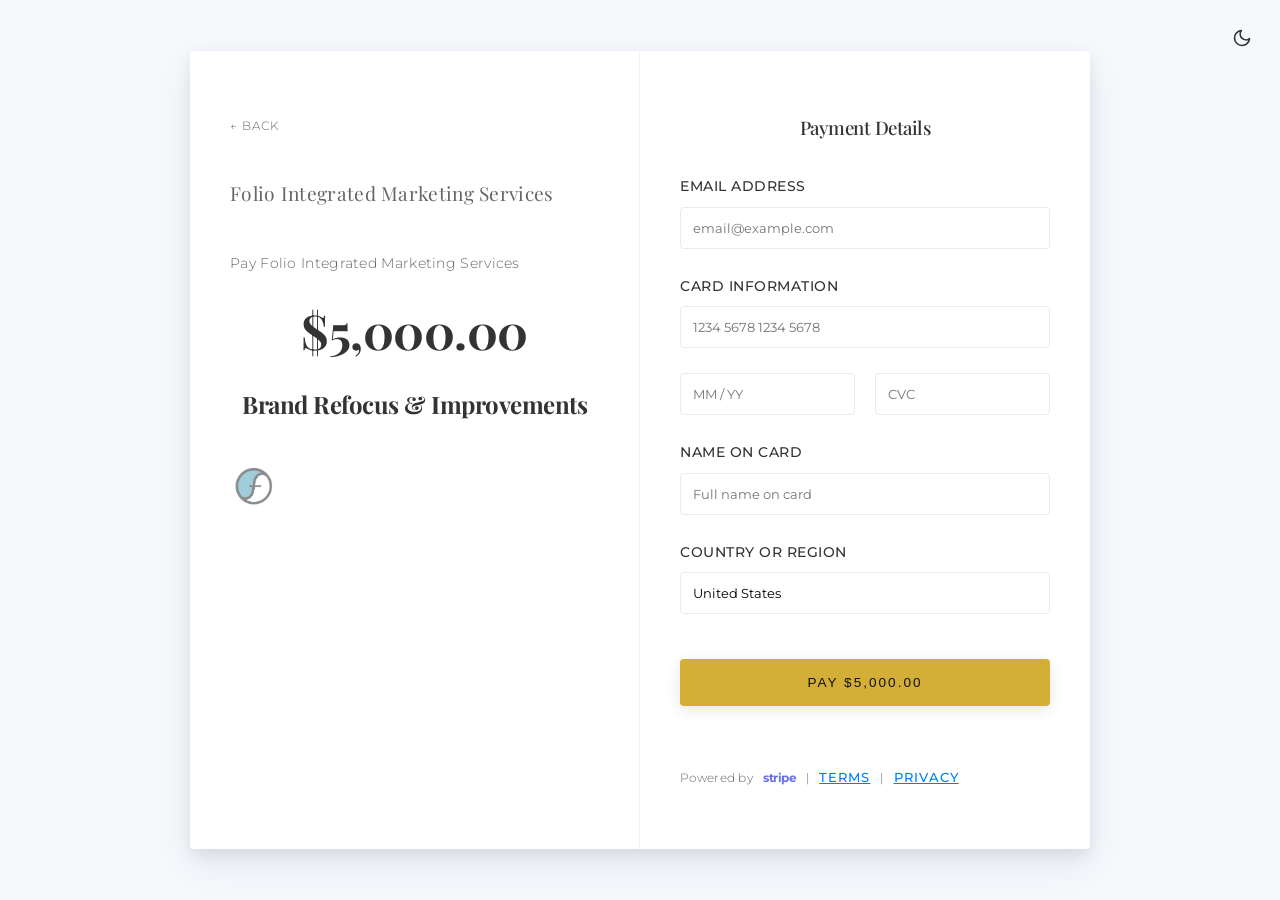
<file: checkout.html>
<!DOCTYPE html>
<html lang="en">

<head>
    <meta charset="UTF-8">
    <meta name="viewport" content="width=device-width, initial-scale=1.0">
    <title>Checkout | Folio Integrated Marketing Services</title>
    <link rel="preconnect" href="https://fonts.googleapis.com">
    <link rel="preconnect" href="https://fonts.gstatic.com" crossorigin>
    <link
        href="https://fonts.googleapis.com/css2?family=Montserrat:wght@300;400;500&family=Playfair+Display:ital,wght@0,400;0,700;1,400&display=swap"
        rel="stylesheet">
    <link rel="stylesheet" href="styles.css">
    <link rel="icon" type="image/png" href="folio-main-image-removebg-preview.png">
    <style>
        body {
            background-color: #f6f9fc;
            /* Stripe-style background accent */
            display: flex;
            align-items: center;
            justify-content: center;
            min-height: 100vh;
            margin: 0;
            text-align: left;
        }

        [data-theme="dark"] body {
            background-color: #1a1a1a;
        }

        .checkout-container {
            background: var(--bg-card);
            max-width: 900px;
            width: 95%;
            display: grid;
            grid-template-columns: 1fr 1fr;
            border-radius: var(--radius);
            box-shadow: 0 15px 35px rgba(50, 50, 93, .1), 0 5px 15px rgba(0, 0, 0, .07);
            overflow: hidden;
        }

        @media (max-width: 768px) {
            .checkout-container {
                grid-template-columns: 1fr;
            }
        }

        .order-summary {
            background: #fff;
            padding: 60px 40px;
            border-right: 1px solid #f1f4f8;
        }

        [data-theme="dark"] .order-summary {
            background: #2c2c2e;
            border-right: 1px solid #3a3a3c;
        }

        .payment-info {
            padding: 60px 40px;
        }

        .back-link {
            display: inline-block;
            margin-bottom: 40px;
            font-size: 0.75rem;
            text-transform: uppercase;
            letter-spacing: 1px;
            color: var(--text-muted);
            cursor: pointer;
        }

        .brand-name {
            font-family: var(--font-heading);
            font-size: 1.2rem;
            margin-bottom: 40px;
            color: var(--text-muted);
        }

        .price-display {
            font-size: 3rem;
            font-weight: 700;
            margin: 10px 0;
            color: var(--text-main);
        }

        .item-name {
            font-family: var(--font-heading);
            font-size: 1.5rem;
            margin-top: 0;
        }

        label {
            display: block;
            font-size: 0.85rem;
            font-weight: 500;
            margin-bottom: 8px;
            color: var(--text-main);
            text-transform: uppercase;
            letter-spacing: 0.5px;
        }

        input {
            width: 100%;
            padding: 12px;
            margin-bottom: 25px;
            border: 1px solid #e6ebf1;
            border-radius: 4px;
            background: #fff;
            transition: all 0.2s;
            font-family: var(--font-body);
        }

        [data-theme="dark"] input {
            background: #1c1c1e;
            border-color: #3a3a3c;
            color: #fff;
        }

        input:focus {
            border-color: var(--primary-blue);
            box-shadow: 0 0 0 1px var(--primary-blue);
            outline: none;
        }

        .stripe-footer {
            margin-top: 40px;
            font-size: 0.75rem;
            display: flex;
            align-items: center;
            gap: 10px;
            color: var(--text-muted);
        }

        .stripe-logo {
            font-weight: 700;
            letter-spacing: -0.5px;
            color: #6772e5;
        }

        /* Luxury Modal Styling */
        .modal-overlay {
            position: fixed;
            top: 0;
            left: 0;
            width: 100%;
            height: 100%;
            background: rgba(0, 0, 0, 0.4);
            backdrop-filter: blur(5px);
            display: none;
            justify-content: center;
            align-items: center;
            z-index: 2000;
            opacity: 0;
            transition: opacity 0.3s ease;
        }

        .modal-overlay.active {
            display: flex;
            opacity: 1;
        }

        .modal-content {
            background: var(--bg-card);
            padding: 40px;
            max-width: 600px;
            width: 90%;
            border-radius: var(--radius);
            box-shadow: 0 20px 40px rgba(0, 0, 0, 0.2);
            position: relative;
            max-height: 80vh;
            overflow-y: auto;
        }

        .modal-close {
            position: absolute;
            top: 20px;
            right: 20px;
            cursor: pointer;
            font-size: 1.5rem;
            color: var(--text-muted);
        }

        .modal-body h2 {
            font-family: var(--font-heading);
            margin-bottom: 20px;
        }

        .modal-body p {
            font-size: 0.9rem;
            line-height: 1.8;
            color: var(--text-muted);
            margin-bottom: 15px;
        }

        .stripe-footer a {
            cursor: pointer;
            text-decoration: underline;
        }

        /* Top-Corner Theme Toggle */
        #theme-toggle {
            position: fixed;
            top: 20px;
            right: 20px;
            background: transparent;
            border: none;
            color: var(--text-main);
            cursor: pointer;
            display: flex;
            align-items: center;
            justify-content: center;
            padding: 8px;
            border-radius: 50%;
            transition: all 0.3s;
            z-index: 1000;
        }

        #theme-toggle:hover {
            background-color: rgba(0, 0, 0, 0.05);
            color: var(--primary-blue);
        }

        [data-theme="dark"] #theme-toggle:hover {
            background-color: rgba(255, 255, 255, 0.1);
        }
    </style>
</head>

<body>
    <button id="theme-toggle" aria-label="Toggle Dark Mode">
        <svg xmlns="http://www.w3.org/2000/svg" width="20" height="20" viewBox="0 0 24 24" fill="none"
            stroke="currentColor" stroke-width="2" stroke-linecap="round" stroke-linejoin="round" class="theme-icon">
            <path d="M21 12.79A9 9 0 1 1 11.21 3 7 7 0 0 0 21 12.79z"></path>
        </svg>
    </button>
    <div class="checkout-container">
        <!-- Left Side: Summary -->
        <div class="order-summary">
            <div class="back-link" onclick="window.history.back()">&larr; Back</div>
            <div class="brand-name">Folio Integrated Marketing Services</div>
            <p style="color: var(--text-muted); font-size: 0.9rem; margin: 0;">Pay Folio Integrated Marketing Services
            </p>
            <h1 class="price-display">$5,000.00</h1>
            <h2 class="item-name">Brand Refocus & Improvements</h2>
            <div style="margin-top: 40px;">
                <img src="folio-main-image-removebg-preview.png" style="height: 40px; opacity: 0.5;">
            </div>
        </div>

        <!-- Right Side: Interaction -->
        <div class="payment-info">
            <h3 style="margin-top: 0; margin-bottom: 30px; font-weight: 500;">Payment Details</h3>
            <form
                onsubmit="event.preventDefault(); alert('This is a simulation. In a real environment, this would securely process via Stripe.');">
                <label for="email">Email address</label>
                <input type="email" id="email" placeholder="email@example.com" required>

                <label>Card information</label>
                <input type="text" placeholder="1234 5678 1234 5678" required>
                <div style="display: grid; grid-template-columns: 1fr 1fr; gap: 20px;">
                    <input type="text" placeholder="MM / YY" required>
                    <input type="text" placeholder="CVC" required>
                </div>

                <label for="name">Name on card</label>
                <input type="text" id="name" placeholder="Full name on card" required>

                <label for="country">Country or region</label>
                <input type="text" id="country" value="United States" required>

                <button type="submit" class="cta-button" style="width: 100%; margin: 20px 0;">Pay $5,000.00</button>
            </form>

            <div class="stripe-footer">
                Powered by <span class="stripe-logo">stripe</span> |
                <a onclick="showModal('terms')">Terms</a> |
                <a onclick="showModal('privacy')">Privacy</a>
            </div>
        </div>
    </div>

    <!-- Modal Structure -->
    <div id="modal-overlay" class="modal-overlay" onclick="closeModal(event)">
        <div class="modal-content" onclick="event.stopPropagation()">
            <span class="modal-close" onclick="closeModal()">&times;</span>
            <div id="modal-body" class="modal-body">
                <!-- Content injected via JS -->
            </div>
        </div>
    </div>

    <script>
        const content = {
            terms: {
                title: "Terms of Service",
                body: `
                    <p>Welcome to Folio Integrated Marketing Services. By engaging with our private office, you agree to the following exclusive terms:</p>
                    <p><strong>1. Retainer & Engagement:</strong> All premium strategy services require a 50% non-refundable retainer before project commencement.</p>
                    <p><strong>2. Confidentiality:</strong> As a boutique firm, we maintain strict non-disclosure of all client identities and proprietary marketing data.</p>
                    <p><strong>3. Intellectual Property:</strong> Upon final payment, all creative assets and strategic frameworks become the sole property of the client.</p>
                    <p><strong>4. Revisions:</strong> High-net-worth engagements include unlimited conceptual revisions within the first 30 days of project launch.</p>
                `
            },
            privacy: {
                title: "Privacy Policy",
                body: `
                    <p>Your privacy is our highest priority at Folio. We operate a "Zero-Leak" data policy.</p>
                    <p><strong>Data Collection:</strong> We only collect information essential for strategic marketing execution and secure financial transactions.</p>
                    <p><strong>Storage:</strong> All sensitive client data is stored on encrypted, offline-accessible servers to prevent digital intrusion.</p>
                    <p><strong>Third Parties:</strong> We never sell, trade, or share client information with outside vendors without explicit, written consent from the account holder.</p>
                    <p><strong>Security:</strong> All transactions are processed through end-to-end encrypted tunnels via Stripe PCI-compliant infrastructure.</p>
                `
            }
        };

        function showModal(type) {
            const modal = document.getElementById('modal-overlay');
            const body = document.getElementById('modal-body');

            body.innerHTML = `<h2>${content[type].title}</h2>${content[type].body}`;
            modal.style.display = 'flex';
            setTimeout(() => modal.classList.add('active'), 10);
        }

        function closeModal(event) {
            const modal = document.getElementById('modal-overlay');
            modal.classList.remove('active');
            setTimeout(() => modal.style.display = 'none', 300);
        }
    </script>
    <script src="script.js"></script>
</body>

</html>
</file>
<file: styles.css>
/* General Styles */
:root {
    /* Sailboat Theme Palette */
    --primary-blue: #007aff;
    /* Nautical Blue */
    --secondary-teal: #008080;
    /* Teal */
    --accent-gold: #D4AF37;
    /* Gold */
    --bg-body: #f5f5f7;
    /* Off-white */
    --bg-card: #ffffff;
    --text-main: #333333;
    --text-muted: #666666;
    --text-light: #ffffff;

    --font-heading: 'Playfair Display', serif;
    --font-body: 'Montserrat', sans-serif;
    --shadow-soft: 0 4px 20px rgba(0, 0, 0, 0.03);
    --radius: 4px;
    /* Sharper edges for luxury feel */
}

[data-theme="dark"] {
    --primary-blue: #0a84ff;
    --secondary-teal: #4db6ac;
    --accent-gold: #ffd700;
    --bg-body: #1c1c1e;
    --bg-card: #2c2c2e;
    --text-main: #f5f5f7;
    --text-muted: #a1a1a6;
    --shadow-soft: 0 4px 12px rgba(0, 0, 0, 0.3);
}

* {
    box-sizing: border-box;
}

body {
    font-family: var(--font-body);
    font-weight: 300;
    /* Lighter weight for premium feel */
    margin: 0;
    padding: 0;
    color: var(--text-main);
    background-color: var(--bg-body);
    transition: background-color 0.3s, color 0.3s;
    line-height: 1.8;
    /* Increased breathing room */
    text-align: center;
    overflow-x: hidden;
    letter-spacing: 0.3px;
}

h1,
h2,
h3,
h4 {
    font-family: var(--font-heading);
    margin: 0;
    font-weight: 700;
    color: var(--text-main);
    text-align: center;
    letter-spacing: -0.5px;
    /* Tight serif kerning for elegant headers */
}

a {
    text-decoration: none;
    color: var(--primary-blue);
    transition: all 0.3s;
    letter-spacing: 1px;
    text-transform: uppercase;
    font-size: 0.8rem;
    font-weight: 500;
}

a:hover {
    color: var(--secondary-teal);
    text-decoration: none;
}

/* Header */
header {
    display: flex;
    justify-content: space-between;
    align-items: center;
    padding: 15px 40px;
    background-color: var(--bg-card);
    box-shadow: var(--shadow-soft);
    position: sticky;
    top: 0;
    z-index: 1000;
    transition: background-color 0.3s;
}

header .logo img {
    height: 50px;
    display: block;
}

header nav ul li a:hover {
    color: var(--primary-blue);
}

.header-actions {
    display: flex;
    align-items: center;
    gap: 15px;
}

#hamburger {
    background: transparent;
    border: none;
    cursor: pointer;
    display: flex;
    flex-direction: column;
    justify-content: space-between;
    width: 24px;
    height: 18px;
    padding: 0;
    z-index: 1100;
}

#hamburger span {
    display: block;
    width: 100%;
    height: 2px;
    background-color: var(--text-main);
    border-radius: 2px;
    transition: transform 0.3s, opacity 0.3s;
}

#hamburger.active span:nth-child(1) {
    transform: translateY(8px) rotate(45deg);
}

#hamburger.active span:nth-child(2) {
    opacity: 0;
}

#hamburger.active span:nth-child(3) {
    transform: translateY(-8px) rotate(-45deg);
}

#nav-menu {
    position: fixed;
    top: 0;
    right: -100%;
    width: 300px;
    height: 100vh;
    background-color: var(--bg-card);
    box-shadow: -5px 0 15px rgba(0, 0, 0, 0.1);
    display: flex;
    flex-direction: column;
    justify-content: center;
    align-items: center;
    transition: right 0.4s cubic-bezier(0.77, 0, 0.175, 1);
    z-index: 1050;
}

#nav-menu.active {
    right: 0;
}

#nav-menu ul {
    list-style: none;
    padding: 0;
    margin: 0;
    display: flex;
    flex-direction: column;
    align-items: center;
    gap: 30px;
}

#nav-menu ul li {
    margin: 0;
}

#nav-menu ul li a {
    font-size: 1.1rem;
    font-weight: 300;
    color: var(--text-main);
    transition: all 0.3s;
    text-transform: uppercase;
    letter-spacing: 2px;
}

#nav-menu ul li a:hover {
    color: var(--primary-blue);
}

#theme-toggle {
    background: transparent;
    border: none;
    color: var(--text-main);
    cursor: pointer;
    display: flex;
    align-items: center;
    justify-content: center;
    padding: 5px;
    border-radius: 50%;
    transition: background-color 0.3s, color 0.3s;
}

#theme-toggle:hover {
    background-color: rgba(0, 0, 0, 0.05);
    color: var(--primary-blue);
}

[data-theme="dark"] #theme-toggle:hover {
    background-color: rgba(255, 255, 255, 0.1);
}

/* Hero Section */
#hero {
    background: linear-gradient(rgba(0, 0, 0, 0.4), rgba(0, 0, 0, 0.4)), url('sailboat-header.png');
    background-size: cover;
    background-position: center;
    background-repeat: no-repeat;
    height: 60vh;
    display: flex;
    flex-direction: column;
    justify-content: center;
    align-items: center;
    color: var(--text-light);
    text-align: center;
    padding: 0 20px;
}

#hero h1 {
    font-size: 2.5rem;
    max-width: 800px;
    margin-bottom: 25px;
    color: var(--text-light);
    line-height: 1.3;
}

.cta-button {
    display: inline-block;
    padding: 16px 40px;
    background-color: var(--accent-gold);
    color: #111;
    font-weight: 500;
    text-transform: uppercase;
    letter-spacing: 2px;
    border: none;
    border-radius: var(--radius);
    font-size: 0.85rem;
    cursor: pointer;
    transition: all 0.4s cubic-bezier(0.165, 0.84, 0.44, 1);
    box-shadow: 0 4px 15px rgba(0, 0, 0, 0.1);
    margin: 20px auto;
}

.cta-button:hover {
    background-color: #e5c100;
    transform: translateY(-2px);
    color: #333;
}

/* Sections General */
section {
    padding: 80px 20px;
    display: flex;
    flex-direction: column;
    align-items: center;
    /* Center children vertically and horizontally */
    justify-content: center;
}

section h2 {
    text-align: center;
    margin-bottom: 50px;
    font-size: 2rem;
    position: relative;
    padding-bottom: 15px;
    width: 100%;
}

section h2::after {
    content: '';
    display: block;
    width: 60px;
    height: 3px;
    background-color: var(--accent-gold);
    margin: 15px auto 0;
}

/* Services */
#services {
    background-color: var(--bg-card);
}

.services-container {
    display: flex;
    justify-content: center;
    flex-wrap: wrap;
    gap: 30px;
    width: 100%;
    max-width: 1200px;
    margin: 0 auto;
}

.service-box {
    text-align: center;
    padding: 30px;
    background: var(--bg-body);
    border-radius: var(--radius);
    box-shadow: var(--shadow-soft);
    transition: transform 0.3s;
    width: 280px;
    display: flex;
    flex-direction: column;
    align-items: center;
}

.service-box:hover {
    transform: translateY(-8px);
}

.service-icon {
    display: flex;
    justify-content: center;
    width: 100%;
}

.service-box h3 {
    margin-bottom: 15px;
    color: var(--text-main);
    width: 100%;
}

.service-box p {
    color: var(--text-muted);
    font-size: 0.95rem;
    width: 100%;
}

/* About Us */
#about {
    background-color: var(--bg-body);
}

#about p {
    max-width: 800px;
    margin: 0 auto 20px;
}

.team {
    display: flex;
    justify-content: center;
    margin-top: 40px;
    width: 100%;
}

.team-member {
    background: var(--bg-card);
    padding: 30px;
    border-radius: var(--radius);
    box-shadow: var(--shadow-soft);
    max-width: 300px;
    display: flex;
    flex-direction: column;
    align-items: center;
}

.team-member img {
    width: 150px;
    height: 150px;
    border-radius: 50%;
    object-fit: cover;
    margin-bottom: 15px;
    border: 3px solid var(--accent-gold);
}

.team-member h4 {
    color: var(--primary-blue);
    margin-bottom: 5px;
}

/* Portfolio */
#portfolio {
    background-color: var(--bg-card);
}

.portfolio-grid {
    display: grid;
    grid-template-columns: repeat(auto-fit, minmax(300px, 1fr));
    gap: 30px;
    max-width: 1200px;
    margin: 0 auto;
    width: 100%;
}

.portfolio-item {
    position: relative;
    border-radius: var(--radius);
    overflow: hidden;
    box-shadow: var(--shadow-soft);
    aspect-ratio: 4/3;
    width: 100%;
    transition: transform 0.3s ease, box-shadow 0.3s ease;
    cursor: pointer;
}

.portfolio-item:hover {
    transform: translateY(-8px);
    box-shadow: 0 12px 24px rgba(0, 0, 0, 0.1);
}

/* Testimonials */
#testimonials {
    background-color: var(--bg-body);
}

.testimonial-carousel {
    display: flex;
    flex-direction: column;
    align-items: center;
    gap: 20px;
    max-width: 800px;
    margin: 0 auto;
}

.testimonial {
    padding: 20px;
    font-style: italic;
    color: var(--text-muted);
}

/* Schedule & Plans */
#schedule,
#plans {
    display: flex;
    flex-direction: column;
    align-items: center;
}

/* Contact */
#contact {
    background-color: var(--bg-body);
}

.contact-form {
    max-width: 600px;
    width: 100%;
    margin: 0 auto;
    background: var(--bg-card);
    padding: 40px;
    border-radius: var(--radius);
    box-shadow: var(--shadow-soft);
    text-align: left;
    box-sizing: border-box;
}

.contact-form input,
.contact-form textarea {
    width: 100%;
    padding: 15px;
    margin-bottom: 20px;
    border: 1px solid #ddd;
    border-radius: 8px;
    background: var(--bg-body);
    color: var(--text-main);
    box-sizing: border-box;
    font-family: inherit;
    font-size: 1rem;
}

.contact-form button {
    width: 100%;
    padding: 16px 40px;
    background-color: var(--accent-gold);
    color: #111;
    font-weight: 500;
    text-transform: uppercase;
    letter-spacing: 2px;
    border: none;
    border-radius: var(--radius);
    font-size: 0.85rem;
    cursor: pointer;
    transition: all 0.4s cubic-bezier(0.165, 0.84, 0.44, 1);
    box-shadow: 0 4px 15px rgba(0, 0, 0, 0.1);
}

.contact-form button:hover {
    background-color: #e5c100;
    transform: translateY(-2px);
    box-shadow: 0 6px 20px rgba(0, 0, 0, 0.15);
}

/* Footer */
footer {
    background-color: var(--bg-card);
    color: var(--text-main);
    padding: 50px 20px;
    text-align: center;
    display: flex;
    flex-direction: column;
    align-items: center;
    transition: background-color 0.3s, color 0.3s;
    border-top: 1px solid rgba(0, 0, 0, 0.05);
}

[data-theme="dark"] footer {
    background-color: #222;
    color: #fff;
}

footer h3 {
    color: var(--text-main);
}

[data-theme="dark"] footer h3 {
    color: #fff;
}

.footer-content {
    width: 100%;
    max-width: 1200px;
    display: flex;
    flex-wrap: wrap;
    justify-content: center;
    /* Center footer columns */
    gap: 40px;
}

footer .footer-contact,
footer .footer-hours,
footer .footer-nav {
    text-align: center !important;
    /* Force center footer text */
    flex: 1;
    min-width: 250px;
}

footer .footer-nav ul {
    list-style: none;
    padding: 0;
    display: flex;
    flex-direction: column;
    align-items: center;
    /* Center links in the column */
    gap: 10px;
}

footer a {
    color: var(--text-main);
    opacity: 0.8;
}

[data-theme="dark"] footer a {
    color: #fff;
}

footer a:hover {
    opacity: 1;
}

footer .social-media a {
    display: inline-flex;
    align-items: center;
    justify-content: center;
    width: 40px;
    height: 40px;
    background-color: rgba(0, 0, 0, 0.05);
    border-radius: 50%;
    margin: 0 10px;
    transition: background-color 0.3s, transform 0.3s;
    color: var(--text-main);
    text-decoration: none;
}

[data-theme="dark"] footer .social-media a {
    background-color: rgba(255, 255, 255, 0.1);
    color: #fff;
}

footer .social-media a:hover {
    background-color: var(--primary-blue);
    transform: translateY(-3px);
}

footer .social-media svg {
    width: 20px;
    height: 20px;
    stroke: currentColor;
    fill: none;
}
</file>
